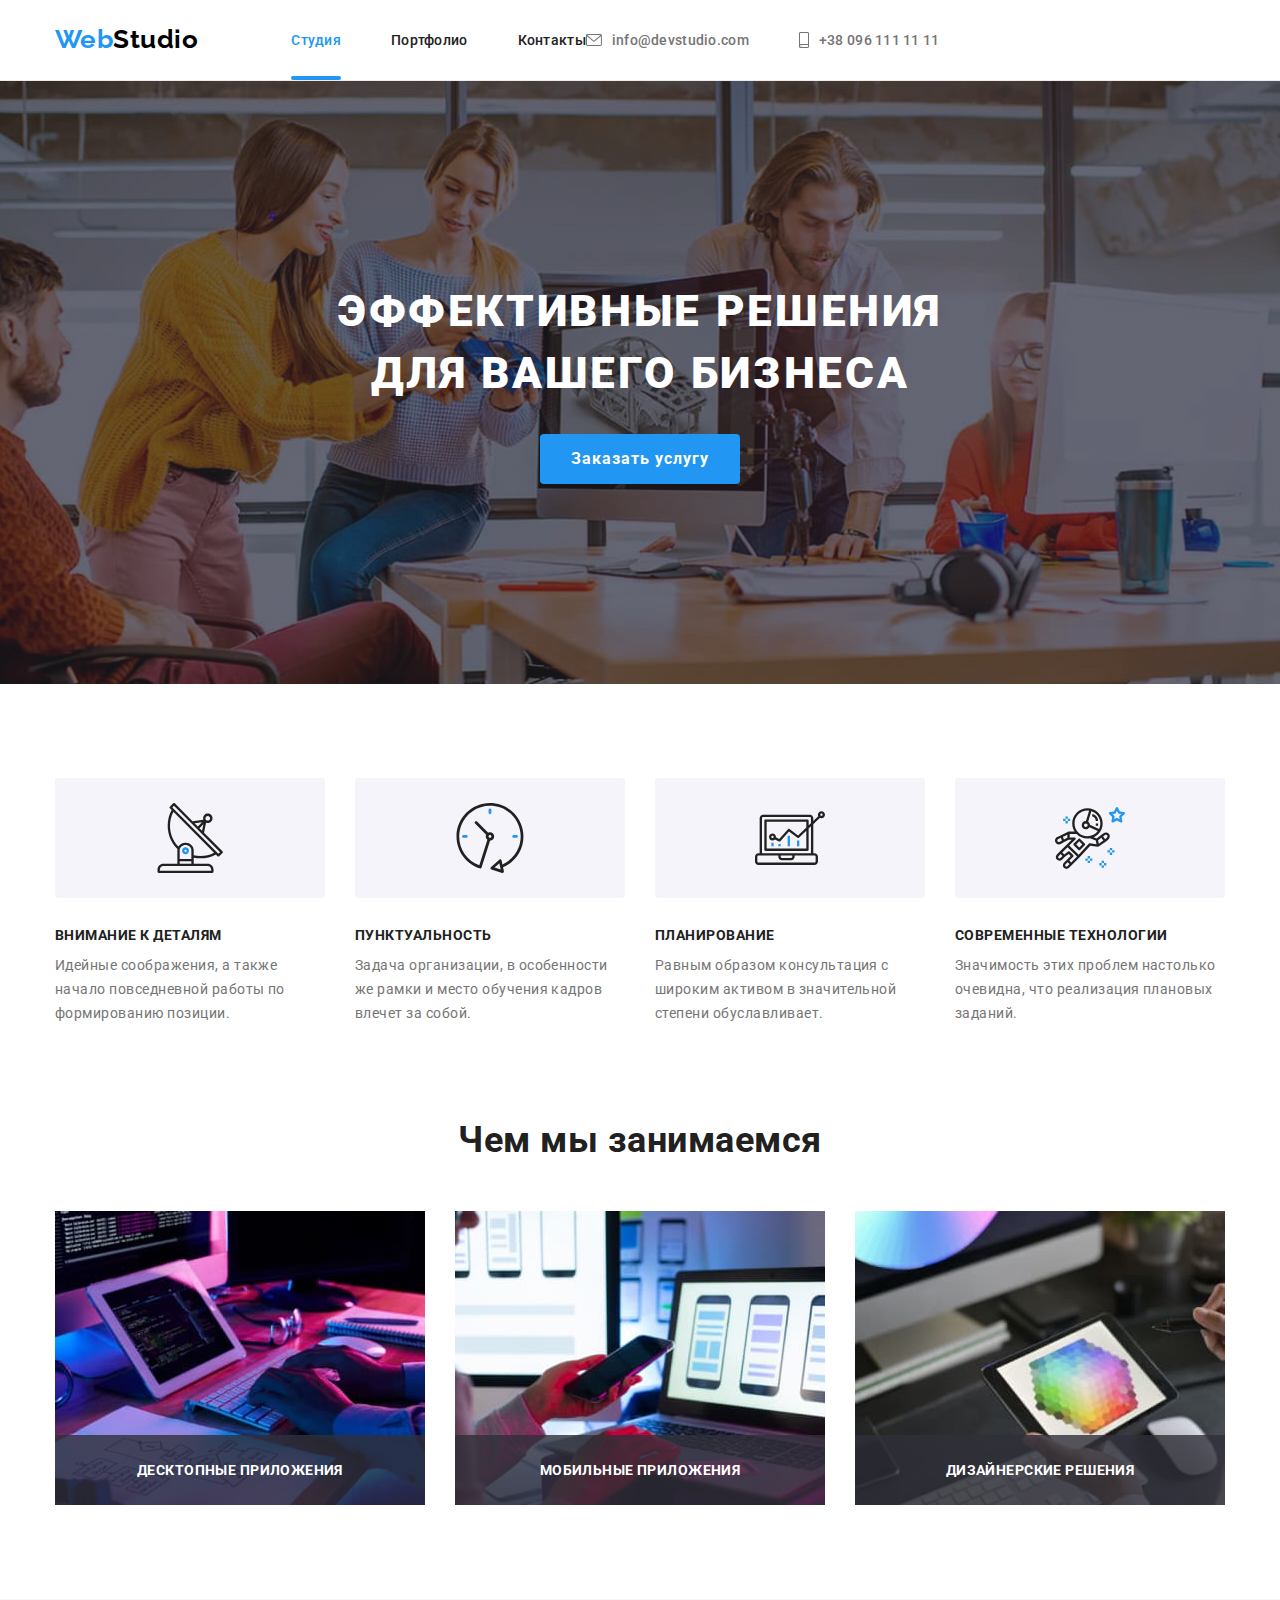
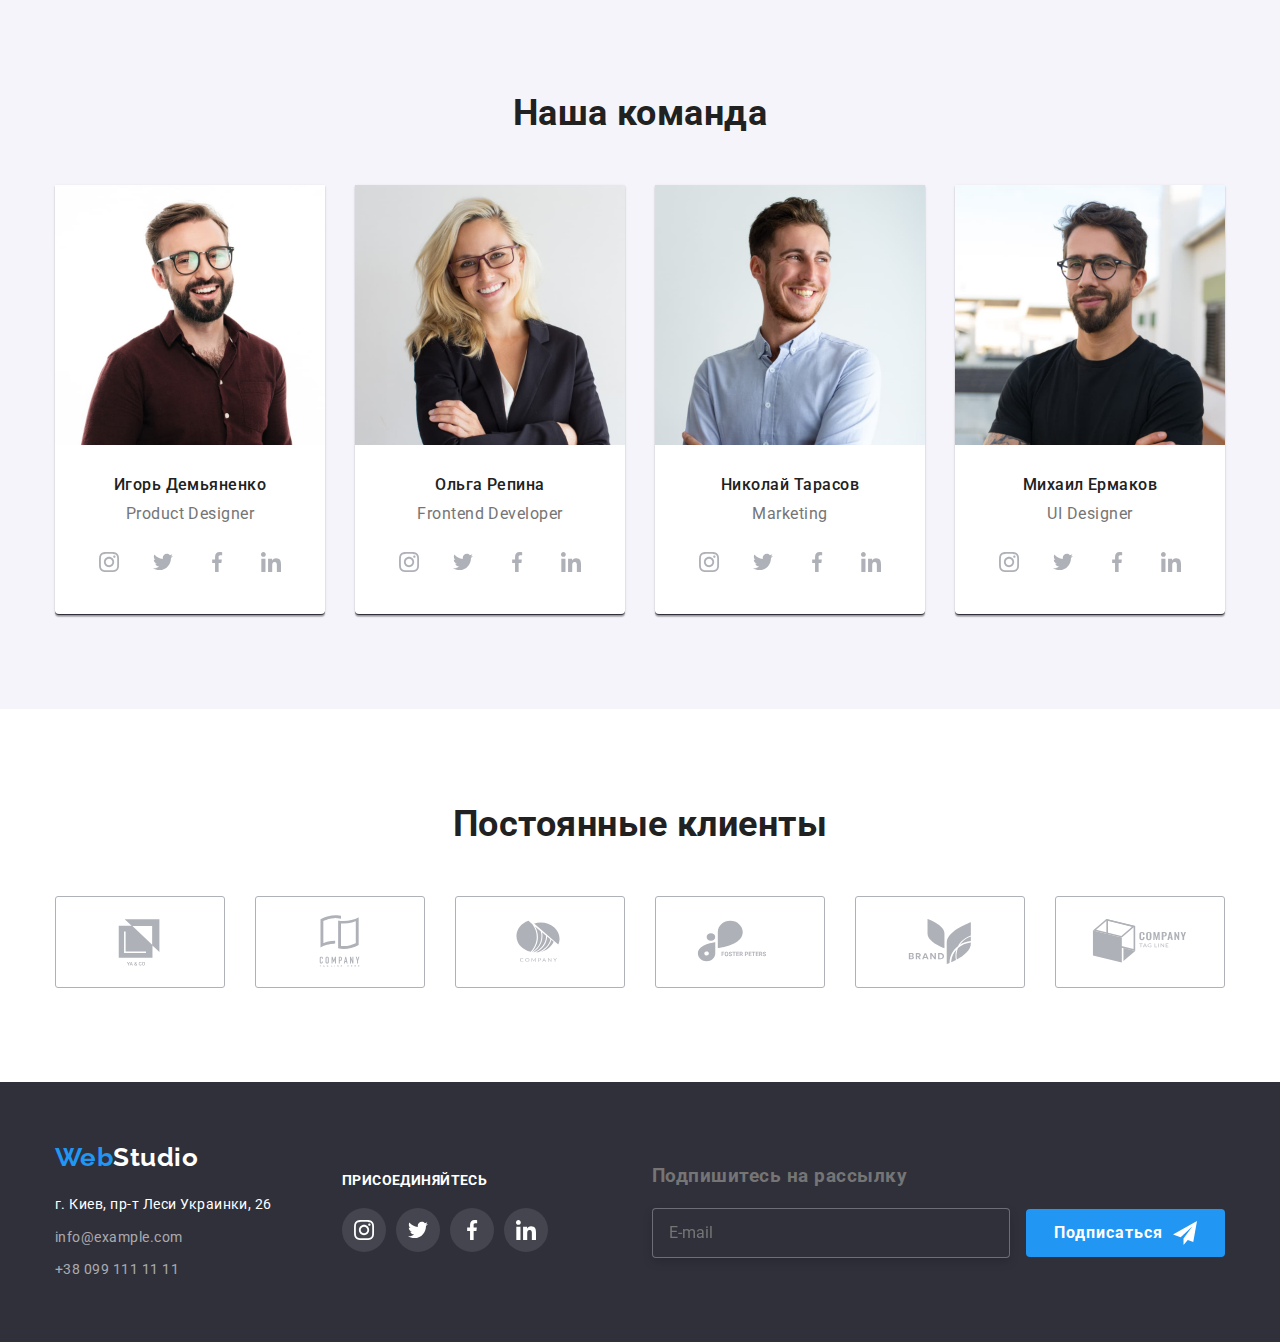
<file: index.html>
<!DOCTYPE html>
<html lang="en">
    <head>
        <meta charset="UTF-8">
        <meta http-equiv="X-UA-Compatible" content="IE=edge">
        <meta name="viewport" content="width=device-width, initial-scale=1.0">
        <title>first dz</title>
        <link rel="preconnect" href="https://fonts.googleapis.com">
        <link rel="preconnect" href="https://fonts.gstatic.com" crossorigin>
        <link href="https://fonts.googleapis.com/css2?family=Raleway:wght@700&family=Roboto:wght@400;500;700;900&display=swap" rel="stylesheet">
        <link rel="stylesheet" href="https://cdnjs.cloudflare.com/ajax/libs/modern-normalize/1.1.0/modern-normalize.min.css">
        <link rel="stylesheet" href="./css/main.min.css"/>
    </head>
<body>
    <!-- Header -->
    <header class="page-header">
        <div class="conteiner">
        <nav class="page-header__nav">
            <a class="logo" href="./index.html">Web<span class="logo__text logo__text--heder">Studio</span></a>
            <ul class="page-header__list">
                <li class="page-header__item"><a class="page-header__link current" href="./index.html">Студия</a></li>
                <li class="page-header__item"><a class="page-header__link" href="./portfolio.html">Портфолио</a></li>
                <li class="page-header__item"><a class="page-header__link" href="#contacts">Контакты</a></li>
            </ul>
        
            <ul class="contacts-list">
                <li class="contacts-list__item">
                    <a class="contacts-list__link" href="mailto:info@devstudio.com">
                        <svg class="contacts-list__icon" width="16px" height="12px" >
                            <use href="./images/symbol-defs.svg#icon-envelope"></use>
                        </svg>info@devstudio.com
                    </a>
                </li>
                <li class="contacts-list__item">
                    <a class="contacts-list__link" href="tel:+380961111111">
                        <svg class="contacts-list__icon" width="10px" height="16px">
                            <use href="./images/symbol-defs.svg#icon-smartphone"></use>
                        </svg> +38 096 111 11 11</a></li>
            </ul>
        </nav>
        </div>
    </header>
    <!-- Main -->
    <main>
        <!-- Герой -->
         <section class="hero">
            <div class="conteiner">
            <h1 class="hero__title">Эффективные решения <br> для вашего бизнеса</h1>
            <button class="hero__button" type="button" data-modal-open>Заказать услугу</button>
            </div>
        </section>
        <!-- Особенности -->
        <section class="section peculiarities">
            <div class="conteiner">
            <h2 class="peculiarities__title del">Особенности</h2>
            <ul class="peculiarities__list">
                <li class="peculiarities__item">
                    <div class="peculiarities__wrapper">
                        <svg class="svg" widht="70px" height="70px">
                            <use href="./images/symbol-defs.svg#icon-antena" class="icon antena"> </use>
                        </svg>
                    </div>
                    <h3 class="peculiarities__item-title">Внимание к деталям</h3>
                    <p class="peculiarities__item-text">Идейные соображения, а также начало повседневной работы по формированию позиции.</p>
                </li>
                <li class="peculiarities__item">
                    <div class="peculiarities__wrapper">
                        <svg class="svg" widht="70px" height="70px">
                            <use href="./images/symbol-defs.svg#icon-clock" class="icon clock"></use>
                        </svg>
                    </div>
                    <h3 class="peculiarities__item-title">Пунктуальность</h3>
                    <p class="peculiarities__item-text">Задача организации, в особенности же рамки и место обучения кадров влечет за собой.</p>
                </li>
                 <li class="peculiarities__item">
                    <div class="peculiarities__wrapper">
                        <svg class="svg" widht="70px" height="70px">
                            <use href="./images/symbol-defs.svg#icon-computer" class="icon computer"></use>
                        </svg>
                    </div>
                     <h3 class="peculiarities__item-title">Планирование</h3>
                    <p class="peculiarities__item-text">Равным образом консультация с широким активом в значительной степени обуславливает.</p>
                </li>
                <li class="peculiarities__item">
                    <div class="peculiarities__wrapper">
                        <svg class="svg" widht="70px" height="70px">
                            <use href="./images/symbol-defs.svg#icon-astronaut" class="icon astronaut"></use>
                        </svg>
                    </div>
                    <h3 class="peculiarities__item-title">Современные технологии</h3>
                    <p class="peculiarities__item-text">Значимость этих проблем настолько очевидна, что реализация плановых заданий.</p>
                </li>
            </ul>
            </div>
        </section>
        <!-- Чем мы занимаемся -->
        <section class="section doing">
            <div class="conteiner">
            <h2 class="doing__title">Чем мы занимаемся</h2>
            <ul class="doing-list">
                <li class="doing-list__item">
                    <img src="./images/left.jpg" width="370" height="294" alt="wright code">
                    <div class="doing-list__wrapper">
                        <h4>Десктопные Приложения</h4>
                    </div>
                </li>
                <li class="doing-list__item">
                    <img src="./images/center.jpg" width="370" height="294" alt="adaptacion">
                    <div class="doing-list__wrapper">
                        <h4>Мобильные Приложения</h4>
                    </div>
                </li>
                <li class="doing-list__item">
                    <img src="./images/right.jpg" width="370" height="294" alt="color">
                    <div class="doing-list__wrapper">
                        <h4>Дизайнерские решения</h4>
                    </div>
                </li>
            </ul>
            </div>
        </section>
        <!-- our team -->
        <section class="section our-team">
            <div class="conteiner">
            <h2 class="our-team__title">Наша команда</h2>
            <ul class="team-cards">
                <li class="team-cards__item">
                    <img src="./images/igor.jpg" width="270" alt="igor demyanenko">
                    <div class="team-cards__wrapper">
                        <h3 class="team-cards__title">Игорь Демьяненко</h3>
                        <p class="team-cards__text">Product Designer</p>
                    </div>
                    <ul class="team-links">
                        <li class="team-links__item">
                            <a class="team-links__link" href="">
                                <svg class="team-links__icon" width="44px" height="44px">
                                    <use href="./images/symbol-defs.svg#icon-insta"></use>
                                </svg>
                            </a>
                        </li>
                        <li class="team-links__item">
                            <a class="team-links__link" href="">
                                <svg class="team-links__icon" width="44px" height="44px">
                                    <use href="./images/symbol-defs.svg#icon-twitter"></use>
                                </svg>
                            </a>
                        </li>
                        <li class="team-links__item">
                            <a class="team-links__link" href="">
                                <svg class="team-links__icon" width="44px" height="44px">
                                    <use href="./images/symbol-defs.svg#icon-facebook"></use>
                                </svg>
                            </a>
                        </li>
                        <li class="team-links__item">
                            <a class="team-links__link" href="">
                                <svg class="team-links__icon" width="44px" height="44px">
                                    <use href="./images/symbol-defs.svg#icon-linkedin"></use>
                                </svg>
                            </a>
                        </li>
                    </ul>
                </li>
                <li class="team-cards__item">
                    <img src="./images/olga.jpg" width="270" alt="olga repina">
                    <div class="team-cards__wrapper">
                        <h3 class="team-cards__title">Ольга Репина</h3>
                        <p class="team-cards__text">Frontend Developer</p>
                    </div>
                    <ul class="team-links">
                        <li class="team-links__item">
                            <a class="team-links__link" href="">
                                <svg class="team-links__icon" width="44px" height="44px">
                                    <use href="./images/symbol-defs.svg#icon-insta"></use>
                                </svg>
                            </a>
                        </li>
                        <li class="team-links__item">
                            <a class="team-links__link" href="">
                                <svg class="team-links__icon" width="44px" height="44px">
                                    <use href="./images/symbol-defs.svg#icon-twitter"></use>
                                </svg>
                            </a>
                        </li>
                        <li class="team-links__item">
                            <a class="team-links__link" href="">
                                <svg class="team-links__icon" width="44px" height="44px">
                                    <use href="./images/symbol-defs.svg#icon-facebook"></use>
                                </svg>
                            </a>
                        </li>
                        <li class="team-links__item">
                            <a class="team-links__link" href="">
                                <svg class="team-links__icon" width="44px" height="44px">
                                    <use href="./images/symbol-defs.svg#icon-linkedin"></use>
                                </svg>
                            </a>
                        </li>
                    </ul>
                </li>
                <li class="team-cards__item">
                    <img src="./images/nikolay.jpg" width="270" alt="nikolay tarasov">
                    <div class="team-cards__wrapper">
                        <h3 class="team-cards__title">Николай Тарасов</h3>
                        <p class="team-cards__text">Marketing</p>
                    </div>
                    <ul class="team-links">
                        <li class="team-links__item">
                            <a class="team-links__link" href="">
                                <svg class="team-links__icon" width="44px" height="44px">
                                    <use href="./images/symbol-defs.svg#icon-insta"></use>
                                </svg>
                            </a>
                        </li>
                        <li class="team-links__item">
                            <a class="team-links__link" href="">
                                <svg class="team-links__icon" width="44px" height="44px">
                                    <use href="./images/symbol-defs.svg#icon-twitter"></use>
                                </svg>
                            </a>
                        </li>
                        <li class="team-links__item">
                            <a class="team-links__link" href="">
                                <svg class="team-links__icon" width="44px" height="44px">
                                    <use href="./images/symbol-defs.svg#icon-facebook"></use>
                                </svg>
                            </a>
                        </li>
                        <li class="team-links__item">
                            <a class="team-links__link" href="">
                                <svg class="team-links__icon" width="44px" height="44px">
                                    <use href="./images/symbol-defs.svg#icon-linkedin"></use>
                                </svg>
                            </a>
                        </li>
                    </ul>
                </li>
                <li class="team-cards__item">
                    <img src="./images/mihail.jpg" width="270" alt="mikhail ermakov">
                    <div class="team-cards__wrapper">
                        <h3 class="team-cards__title">Михаил Ермаков</h3>
                        <p class="team-cards__text">UI Designer</p>
                    </div>
                    <ul class="team-links">
                        <li class="team-links__item">
                            <a class="team-links__link" href="">
                                <svg class="team-links__icon" width="44px" height="44px">
                                    <use href="./images/symbol-defs.svg#icon-insta"></use>
                                </svg>
                            </a>
                        </li>
                        <li class="team-links__item">
                            <a class="team-links__link" href="">
                                <svg class="team-links__icon" width="44px" height="44px">
                                    <use href="./images/symbol-defs.svg#icon-twitter"></use>
                                </svg>
                            </a>
                        </li>
                        <li class="team-links__item">
                            <a class="team-links__link" href="">
                                <svg class="team-links__icon" width="44px" height="44px">
                                    <use href="./images/symbol-defs.svg#icon-facebook"></use>
                                </svg>
                            </a>
                        </li>
                        <li class="team-links__item">
                            <a class="team-links__link" href="">
                                <svg class="team-links__icon" width="44px" height="44px">
                                    <use href="./images/symbol-defs.svg#icon-linkedin"></use>
                                </svg>
                            </a>
                        </li>
                    </ul>
                </li>
            </ul>
            </div>
        </section>
        <!-- our clients -->
        <section class="clients">
            <div class="conteiner">
                <h2 class="clients__title">Постоянные клиенты</h2>
                <ul class="clients-list">
                    <li class="clients-list__item">
                        <a class="clients-list__link" href="">
                            <svg class="clients-list__icon" width="106px" hight="60px">
                                <use href="./images/symbol-defs.svg#icon-Logo"></use>
                            </svg>
                        </a>
                    </li>
                    <li class="clients-list__item">
                        <a class="clients-list__link" href="">
                            <svg class="clients-list__icon" width="106px" hight="60px">
                                <use href="./images/symbol-defs.svg#icon-Logo-1"></use>
                            </svg>
                        </a>
                    </li>
                    <li class="clients-list__item">
                        <a class="clients-list__link" href="">
                            <svg class="clients-list__icon" width="106px" hight="60px">
                                <use href="./images/symbol-defs.svg#icon-Logo-2"></use>
                            </svg>
                        </a>
                    </li>
                    <li class="clients-list__item">
                        <a class="clients-list__link" href="">
                            <svg class="clients-list__icon" width="106px" hight="60px">
                                <use href="./images/symbol-defs.svg#icon-Logo-3"></use>
                            </svg>
                        </a>
                    </li>
                    <li class="clients-list__item">
                        <a class="clients-list__link" href="">
                            <svg class="clients-list__icon" width="106px" hight="60px">
                                <use href="./images/symbol-defs.svg#icon-Logo-4"></use>
                            </svg>
                        </a>
                    </li>
                    <li class="clients-list__item">
                        <a class="clients-list__link" href="">
                            <svg class="clients-list__icon" width="106px" hight="60px">
                                <use href="./images/symbol-defs.svg#icon-Logo-5"></use>
                            </svg>
                        </a>
                    </li>
                </ul>
            </div>
        </section>
    </main>
    <!-- Footer -->
    <footer class="footer">
        <div class="conteiner">
            <div class="footer__wrapper">
                <address class="address">
                    <a class="logo" href="./index.html">Web<span class="logo__text logo__text--footer">Studio</span></a>
                    <ul class="address-list">
                        <li class="address-list__item"><a class="address-list__link" href=""><span class="address-text">г. Киев, пр-т Леси Украинки, 26</span></a></li>
                        <li class="address-list__item"><a class="address-list__link" href="mailto:info@example.com">info@example.com</a></li>
                        <li class="address-list__item"><a class="address-list__link" href="tel:+380991111111">+38 099 111 11 11</a></li>
                    </ul>
                </address>
                <div class="follow__wrapper">
                    <h3 class="footer__title">Присоединяйтесь</h3>
                    <ul class="follow-list">
                        <li class="follow-list__item">
                            <a class="follow-list__link" href="">
                                <svg class="svg" width="44px" height="44px">
                                    <use href="./images/symbol-defs.svg#icon-insta" class="icon-insta"></use>
                                </svg>
                            </a>
                        </li>
                        <li class="follow-list__item">
                            <a class="follow-list__link" href="">
                                <svg class="svg" width="44px" height="44px">
                                    <use href="./images/symbol-defs.svg#icon-twitter" class="icon-twitter"></use>
                                </svg>
                            </a>
                        </li>
                        <li class="follow-list__item">
                            <a class="follow-list__link" href="">
                                <svg class="svg" width="44px" height="44px">
                                    <use href="./images/symbol-defs.svg#icon-facebook" class="icon-facebook"></use>
                                </svg>
                            </a>
                        </li>
                        <li class="follow-list__item">
                            <a class="follow-list__link" href="">
                                <svg class="svg" width="44px" height="44px">
                                    <use href="./images/symbol-defs.svg#icon-linkedin" class="icon-linkedin"></use>
                                </svg>
                            </a>
                        </li>
                    </ul>
                </div>
                <div class="follow-box">
                    <form class="follow-form">
                        <h3 class="footer__title footer__title--form">Подпишитесь на рассылку</h3>
                        <label class="follow-form__label">
                            <input class="follow-form__input" type="email" name="follow-email" placeholder="E-mail">
                            <button class="follow-btn" type="submit">Подписаться
                                <svg class="follow-button__icon" width="24" height="24">
                                    <use href="./images/symbol-defs.svg#icon-plan"></use>
                                </svg>
                            </button>
                        </label>

                    </form>

                </div>
            </div>
        </div>
    </footer>
    <div class="backdrop is-hidden" data-modal>
        <div class="modal">
            <button class="modal-btn" data-modal-close>
                <svg class="modal-btn__icon" widht="11 px" height="11 px">
                    <use href="./images/symbol-defs.svg#icon-close"></use>
                </svg>
            </button>
            
                <div class="modal-wrapper">
                    <h4 class="modal-title">Оставьте свои даные, мы Вам перезвоним</h4>  
                <form class="modal-form">
                    <label class="modal-form__field">
                        <span class="modal-form__label">Имя</span>
                        <input class="modal-form__input" name="username" type="text">
                        <svg class="form-svg" widht="18px" height="18px">
                            <use href="./images/symbol-defs.svg#icon-person-black-18dp-1-1"></use>
                        </svg>
                        
                    </label>
                    <label class="modal-form__field">
                        <span class="modal-form__label">Телефон</span>
                        <input class="modal-form__input" name="tel" type="tel">
                        <svg class="form-svg" widht="18px" height="18px">
                            <use href="./images/symbol-defs.svg#icon-phone-black-18dp-1-1"></use>
                        </svg>
                        
                    </label>
                    <label class="modal-form__field">
                        <span class="modal-form__label">Почта</span>
                        <input class="modal-form__input" name="email" type="email">
                        <svg class="form-svg" widht="18px" height="18px">
                            <use href="./images/symbol-defs.svg#icon-email-black-18dp-1-1"></use>
                        </svg>
                        
                    </label>
                    <label class="modal-form__field">
                        <span class="modal-form__label">Комментарий</span>
                        <textarea class="modal-form__input modal-form__input--comment" name="comment" placeholder="Введите комментарий"></textarea>
                    </label>
                    <label class="modal-form__checkbox">
                        <input class="checkbox__input" name="agreement" type="checkbox" required>
                        <span class="checkbox__text">
                            <svg class="checkbox__icon" width="15px" height="15px">
                                <use href="./images/symbol-defs.svg#icon-checkmark"></use>
                            </svg>
                        </span>
                        Соглашаюсь с рассылкой и принимаю
                        <a href=""><span class="checkbox__link">Условия договора</span></a>
                    </label>
                    <button class="modal-sub-button" type="submit">Отправить</button>
                </form>
                </div>
            

            
        </div>
    </div>
    <script src="./js/modal.js"></script>
</body>
</html>
</file>
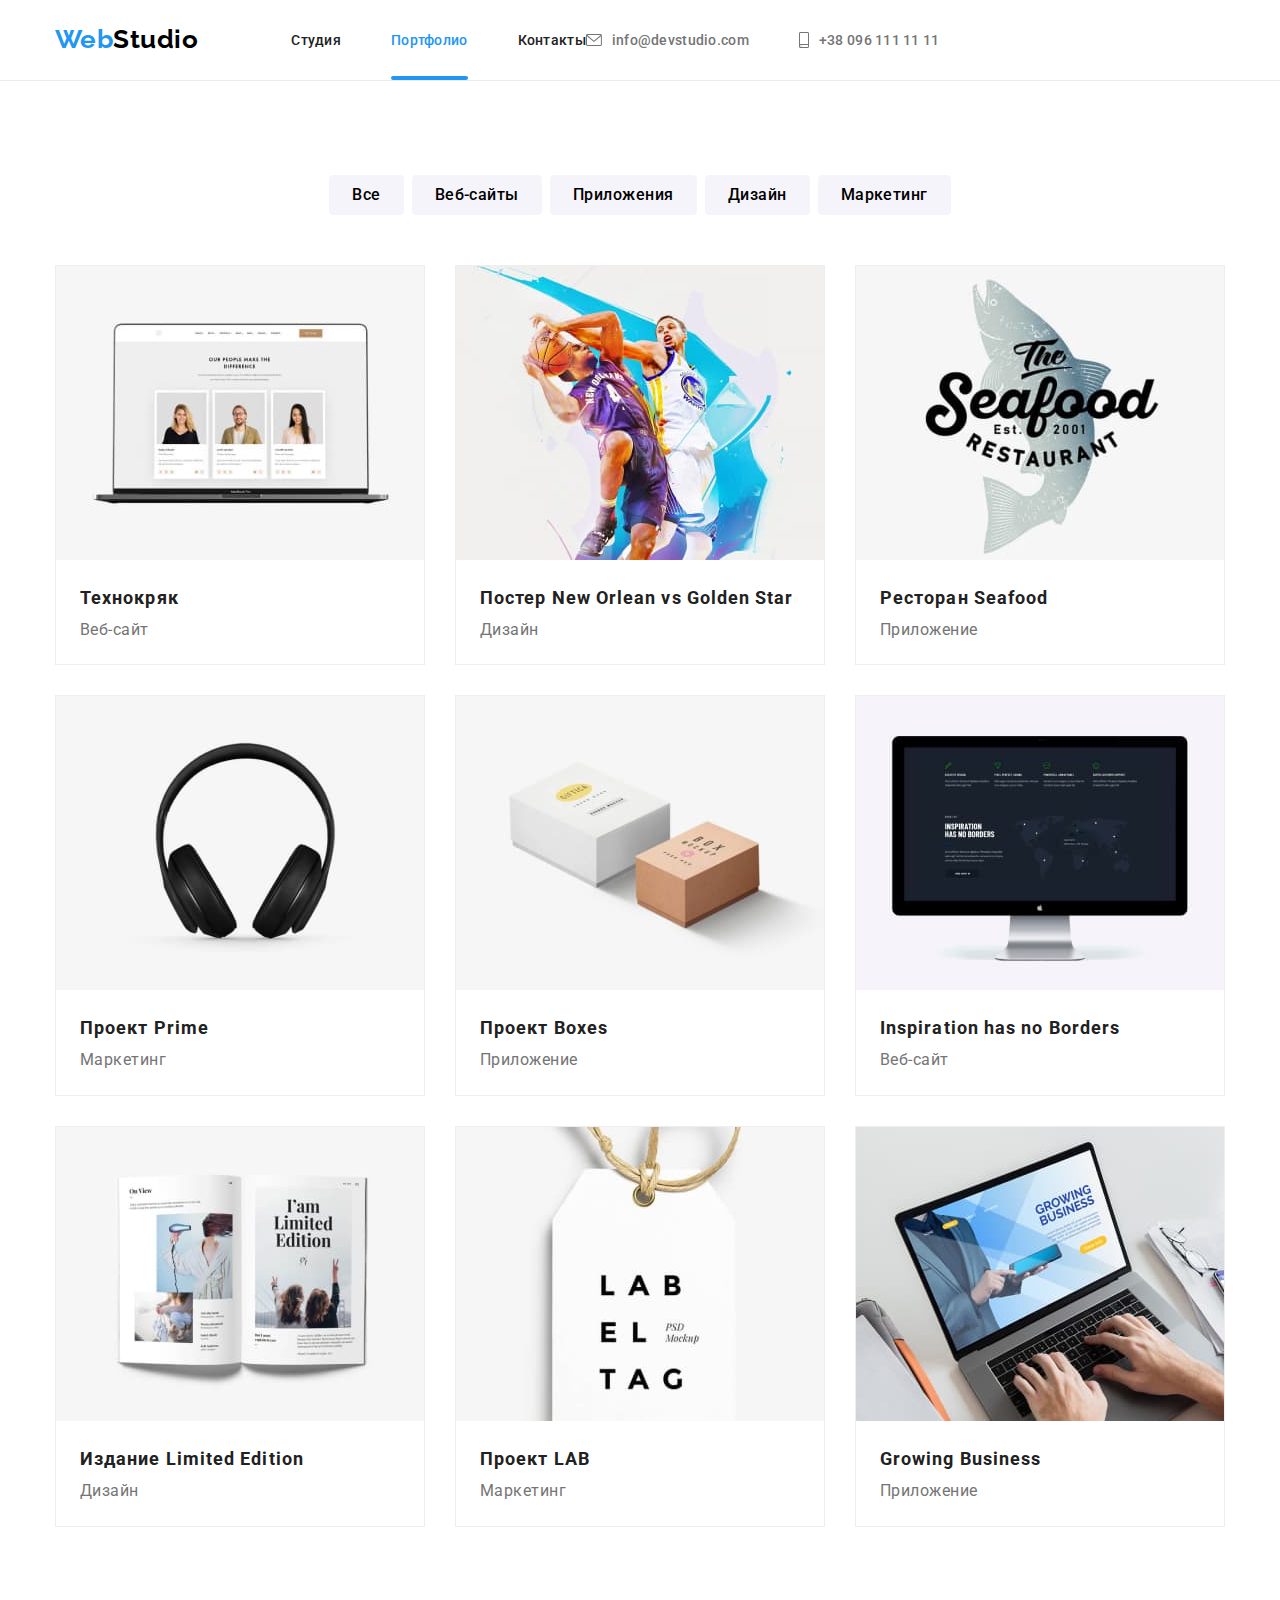
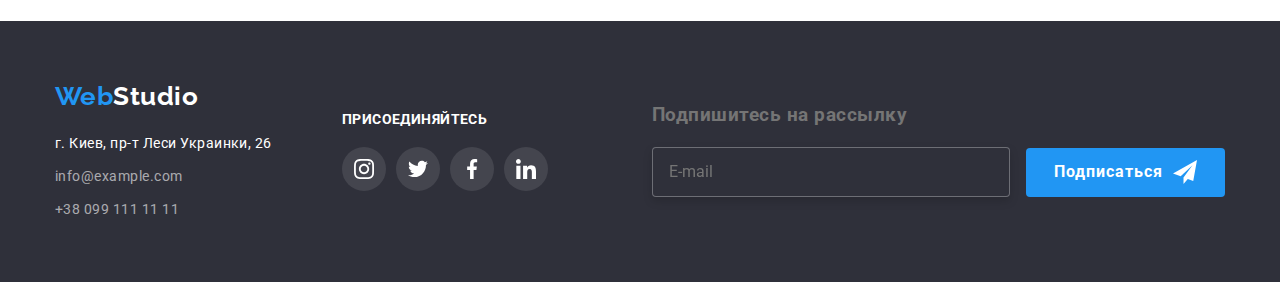
<file: portfolio.html>
<!DOCTYPE html>
<html lang="en">
    <head>
        <meta charset="UTF-8">
        <meta http-equiv="X-UA-Compatible" content="IE=edge">
        <meta name="viewport" content="width=device-width, initial-scale=1.0">
        <title>Portfolio</title>
        <link rel="preconnect" href="https://fonts.googleapis.com">
        <link rel="preconnect" href="https://fonts.gstatic.com" crossorigin>
        <link href="https://fonts.googleapis.com/css2?family=Raleway:wght@700&family=Roboto:wght@400;500;700;900&display=swap" rel="stylesheet">
        <link rel="stylesheet" href="https://cdnjs.cloudflare.com/ajax/libs/modern-normalize/1.1.0/modern-normalize.min.css">
        <link rel="stylesheet" href="./css/main.min.css">
    </head>
<body>
    <header class="page-header">
        <div class="conteiner">
        <nav class="page-header__nav">
            <a class="logo" href="./index.html">Web<span class="logo__text logo__text--heder">Studio</span></a>
            <ul class="page-header__list">
                <li class="page-header__item"><a class="page-header__link" href="./index.html">Студия</a></li>
                <li class="page-header__item"><a class="page-header__link current" href="./portfolio.html">Портфолио</a></li>
                <li class="page-header__item"><a class="page-header__link" href="#contacts">Контакты</a></li>
            </ul>
        
            <ul class="contacts-list">
                <li class="contacts-list__item">
                    <a class="contacts-list__link" href="mailto:info@devstudio.com">
                        <svg class="contacts-list__icon" width="16px" height="12px" >
                            <use href="./images/symbol-defs.svg#icon-envelope"></use>
                        </svg>info@devstudio.com
                    </a>
                </li>
                <li class="contacts-list__item">
                    <a class="contacts-list__link" href="tel:+380961111111">
                        <svg class="contacts-list__icon" width="10px" height="16px">
                            <use href="./images/symbol-defs.svg#icon-smartphone"></use>
                        </svg> +38 096 111 11 11</a></li>
            </ul>
        </nav>
        </div>
    </header>
    <!-- Main -->
    <main>
        <!-- Buttons -->
        <section  class="section services">
            <div class="conteiner">
            <h1 class="services-title del">Портфолио</h1>
            <ul class="filter-list">
                <li class="filter-list__item"><button class="filter-list__button" type="button">Все</button></li>
                <li class="filter-list__item"><button class="filter-list__button" type="button">Веб-сайты</button></li>
                <li class="filter-list__item"><button class="filter-list__button" type="button">Приложения</button></li>
                <li class="filter-list__item"><button class="filter-list__button" type="button">Дизайн</button></li>
                <li class="filter-list__item"><button class="filter-list__button" type="button">Маркетинг</button></li> 
            </ul>
        <!-- Menu -->
            <ul class="product-list">
                <li class="product-card">
                    <a class="product-card__link" href="">
                        <div class="thumb">
                            <img src="./images/imagesportfolio/technokryak.jpg" width="370" height="294" alt="computer">
                            <div class="thumb__overflow">
                                <p class="thumb__text">Ресурс предлагает комплексные предложения с разным уровнем функционала и сервисов. Все это позволит посетителю получить исчерпывающие сведения о компании или частном лице.</p>
                            </div>
                        </div>
                        <div class="product-card__meta">
                            <h2 class="product-card__name">Технокряк</h2>
                            <p class="product-card__text">Веб-сайт</p>
                        </div>
                    </a>
                </li>
                <li class="product-card">
                    <a class="product-card__link" href="">
                        <div class="thumb">
                            <img src="./images/imagesportfolio/poster.jpg" width="370" height="294" alt="basketballer">
                            <div class="thumb__overflow">
                                <p class="thumb__text">Ресурс предлагает комплексные предложения с разным уровнем функционала и сервисов. Все это позволит посетителю получить исчерпывающие сведения о компании или частном лице.</p>
                            </div>
                        </div>
                        <div class="product-card__meta">
                            <h2 class="product-card__name">Постер New Orlean vs Golden Star</h2>
                            <p class="product-card__text">Дизайн</p>
                        </div>
                    </a>
                </li>
                <li class="product-card">
                    <a class="product-card__link" href="">
                        <div class="thumb">
                            <img src="./images/imagesportfolio/restoran.jpg" width="370" height="294" alt="logorestoran">
                            <div class="thumb__overflow">
                                <p class="thumb__text">Ресурс предлагает комплексные предложения с разным уровнем функционала и сервисов. Все это позволит посетителю получить исчерпывающие сведения о компании или частном лице.</p>
                            </div>
                        </div>
                        <div class="product-card__meta">
                            <h2 class="product-card__name">Ресторан Seafood</h2>
                            <p class="product-card__text">Приложение</p>
                        </div>
                    </a>
                </li>
                <li class="product-card">
                    <a class="product-card__link" href="">
                        <div class="thumb">
                            <img src="./images/imagesportfolio/project.jpg" width="370" height="294" alt="headsets">  
                            <div class="thumb__overflow">
                                <p class="thumb__text">Ресурс предлагает комплексные предложения с разным уровнем функционала и сервисов. Все это позволит посетителю получить исчерпывающие сведения о компании или частном лице.</p>
                            </div>                        
                        </div>
                        <div class="product-card__meta">
                            <h2 class="product-card__name">Проект Prime</h2>
                            <p class="product-card__text">Маркетинг</p>
                        </div>
                    </a>
                </li>
                <li class="product-card">
                    <a class="product-card__link" href="">
                        <div class="thumb">
                            <img src="./images/imagesportfolio/boxes.jpg" width="370" height="294" alt="boxes">
                            <div class="thumb__overflow">
                                <p class="thumb__text">Ресурс предлагает комплексные предложения с разным уровнем функционала и сервисов. Все это позволит посетителю получить исчерпывающие сведения о компании или частном лице.</p>
                            </div>
                        </div>
                        <div class="product-card__meta">
                            <h2 class="product-card__name">Проект Boxes</h2>
                            <p class="product-card__text">Приложение</p>
                        </div>
                    </a>
                </li>
                <li class="product-card">
                    <a class="product-card__link" href="">
                        <div class="thumb">
                            <img src="./images/imagesportfolio/inspiration.jpg" width="370" height="294" alt="imac">
                            <div class="thumb__overflow">
                                <p class="thumb__text">Ресурс предлагает комплексные предложения с разным уровнем функционала и сервисов. Все это позволит посетителю получить исчерпывающие сведения о компании или частном лице.</p>
                            </div>
                        </div>
                        <div class="product-card__meta">
                            <h2 class="product-card__name">Inspiration has no Borders</h2>
                            <p class="product-card__text">Веб-сайт</p>
                        </div>
                    </a>
                </li>
                <li class="product-card">
                    <a class="product-card__link" href="">
                        <div class="thumb">
                            <img src="./images/imagesportfolio/izdanie.jpg" width="370" height="294" alt="book">
                            <div class="thumb__overflow">
                                <p class="thumb__text">Ресурс предлагает комплексные предложения с разным уровнем функционала и сервисов. Все это позволит посетителю получить исчерпывающие сведения о компании или частном лице.</p>
                            </div>
                        </div>
                        <div class="product-card__meta">
                            <h2 class="product-card__name">Издание Limited Edition</h2>
                            <p class="product-card__text">Дизайн</p>
                        </div>
                    </a>
                </li>
                <li class="product-card">
                    <a class="product-card__link" href="">
                        <div class="thumb">
                            <img src="./images/imagesportfolio/lab.jpg" width="370" height="294" alt="tiket">
                            <div class="thumb__overflow">
                                <p class="thumb__text">Ресурс предлагает комплексные предложения с разным уровнем функционала и сервисов. Все это позволит посетителю получить исчерпывающие сведения о компании или частном лице.</p>
                            </div>
                        </div>
                        <div class="product-card__meta">
                            <h2 class="product-card__name">Проект LAB</h2>
                            <p class="product-card__text">Маркетинг</p>
                        </div>
                    </a>
                </li>
                <li class="product-card">
                    <a class="product-card__link" href="">
                        <div class="thumb">
                            <img src="./images/imagesportfolio/imglast.jpg" width="370" height="294" alt="computer">
                            <div class="thumb__overflow">
                                <p class="thumb__text">Ресурс предлагает комплексные предложения с разным уровнем функционала и сервисов. Все это позволит посетителю получить исчерпывающие сведения о компании или частном лице.</p>
                            </div>
                        </div>
                        <div class="product-card__meta">
                            <h2 class="product-card__name">Growing Business</h2>
                            <p class="product-card__text">Приложение</p>
                        </div>
                    </a>
                </li>
            </ul>
            </div>
        </section>

    </main>
        <!-- Footer -->
        <footer class="footer">
            <div class="conteiner">
                <div class="footer__wrapper">
                    <address class="address">
                        <a class="logo" href="./index.html">Web<span class="logo__text logo__text--footer">Studio</span></a>
                        <ul class="address-list">
                            <li class="address-list__item"><a class="address-list__link" href=""><span class="address-text">г. Киев, пр-т Леси Украинки, 26</span></a></li>
                            <li class="address-list__item"><a class="address-list__link" href="mailto:info@example.com">info@example.com</a></li>
                            <li class="address-list__item"><a class="address-list__link" href="tel:+380991111111">+38 099 111 11 11</a></li>
                        </ul>
                    </address>
                    <div class="follow__wrapper">
                        <h3 class="footer__title">Присоединяйтесь</h3>
                        <ul class="follow-list">
                            <li class="follow-list__item">
                                <a class="follow-list__link" href="">
                                    <svg class="svg" width="44px" height="44px">
                                        <use href="./images/symbol-defs.svg#icon-insta" class="icon-insta"></use>
                                    </svg>
                                </a>
                            </li>
                            <li class="follow-list__item">
                                <a class="follow-list__link" href="">
                                    <svg class="svg" width="44px" height="44px">
                                        <use href="./images/symbol-defs.svg#icon-twitter" class="icon-twitter"></use>
                                    </svg>
                                </a>
                            </li>
                            <li class="follow-list__item">
                                <a class="follow-list__link" href="">
                                    <svg class="svg" width="44px" height="44px">
                                        <use href="./images/symbol-defs.svg#icon-facebook" class="icon-facebook"></use>
                                    </svg>
                                </a>
                            </li>
                            <li class="follow-list__item">
                                <a class="follow-list__link" href="">
                                    <svg class="svg" width="44px" height="44px">
                                        <use href="./images/symbol-defs.svg#icon-linkedin" class="icon-linkedin"></use>
                                    </svg>
                                </a>
                            </li>
                        </ul>
                    </div>
                    <div class="follow-box">
                        <form class="follow-form">
                            <h3 class="footer__title footer__title--form">Подпишитесь на рассылку</h3>
                            <label class="follow-form__label">
                                <input class="follow-form__input" type="email" name="follow-email" placeholder="E-mail">
                                <button class="follow-btn" type="submit">Подписаться
                                    <svg class="follow-button__icon" width="24" height="24">
                                        <use href="./images/symbol-defs.svg#icon-plan"></use>
                                    </svg>
                                </button>
                            </label>
    
                        </form>
    
                    </div>
                </div>
            </div>
        </footer>

    
    </body>
</file>
<file: css/main.min.css>
body{font-family:'Roboto', sans-serif;color:#757575;font-weight:400;letter-spacing:0.03em}.conteiner{width:1200px;padding-left:15px;padding-right:15px;margin-left:auto;margin-right:auto;outline:2px solid transparent}.section{padding-top:94px}button{display:inline-block}h1,h2,h3,h4,h5,h6,p,a,ul{margin:0;padding:0}img{display:block}ul{list-style:none}a{text-decoration:none}.page-header{border-bottom:1px solid #ECECEC}.page-header .page-header__nav{display:flex;align-items:center;justify-self:start}.page-header__list{display:flex;margin-left:93px;font-weight:500;font-size:14px;letter-spacing:0.02em}.page-header__list .page-header__item:not(:first-child){margin-left:50px}.page-header__link{display:flex;flex-direction:column;padding-top:32px;padding-bottom:32px;color:#212121;text-decoration:none;transition-property:color;transition-duration:250ms;transition-timing-function:cubic-bezier(0.4, 0, 0.2, 1)}.page-header__link:hover,.page-header__link:focus{color:#2196F3}.current{position:relative;color:#2196F3;transition-property:color;transition-duration:250ms;transition-timing-function:cubic-bezier(0.4, 0, 0.2, 1)}.current::after{content:'';display:flex;position:absolute;left:0;bottom:0;width:100%;height:4px;background-color:#2196F3;border-radius:2px;border:2px solid}.logo{display:inline-block;color:#2196F3;font-family:'Raleway', sans-serif;font-style:normal;font-weight:700;font-size:26px;line-height:1.2;text-decoration:none}.logo__text--heder{color:#000000}.logo__text--footer{color:#ffffff}.contacts-list{display:flex;justify-content:center;align-items:center;margin-left:auto}.contacts-list .contacts-list__item:not(:first-child){margin-left:50px}.contacts-list__link{display:flex;justify-content:center;align-items:center;color:#757575;font-weight:500;font-size:14px;letter-spacing:0.02em;text-decoration:none;padding-top:32px;padding-bottom:32px;transition-property:color;transition-duration:250ms;transition-timing-function:cubic-bezier(0.4, 0, 0.2, 1)}.contacts-list__link:hover,.contacts-list__link:focus{color:#2196F3}.contacts-list__icon{margin-right:10px;fill:#757575;transition-property:fill;transition-duration:250ms;transition-timing-function:cubic-bezier(0.4, 0, 0.2, 1)}.contacts-list__link:hover .contacts-list__icon,.contacts-list__link:focus .contacts-list__icon{fill:#2196F3}.hero{max-width:1600px;padding-top:200px;padding-bottom:200px;min-height:600px;margin-left:auto;margin-right:auto;color:#ffffff;text-align:center;background-image:linear-gradient(to right, #2F303A66, #2F303A66),url("../images/herophoto.jpg ");background-size:cover;background-position:center}.hero .hero__title{font-size:44px;line-height:1.4;text-align:center;letter-spacing:0.06em;text-transform:uppercase;font-weight:900;margin-left:auto;margin-right:auto}.hero__button{width:200px;height:50px;margin-top:30px;background-color:#2196F3;color:#ffffff;font-family:inherit;font-weight:700;font-size:16px;line-height:1.8;text-align:center;letter-spacing:0.06em;cursor:pointer;border-color:#2196F3;border-radius:4px;border:1px solid transparent;transition-property:all;transition-duration:250ms;transition-timing-function:cubic-bezier(0.4, 0, 0.2, 1)}.hero__button:hover,.hero__button:focus{background-color:#188CE8}.del{display:none}.peculiarities{padding-top:94px}.peculiarities__list{display:flex;flex-direction:row}.peculiarities__list .peculiarities__item{width:calc((100% - 90px) / 4);margin-right:30px}.peculiarities__list .peculiarities__item:nth-child(4n){margin-right:0px}.peculiarities__item-title{color:#212121;text-transform:uppercase;font-weight:700;font-size:14px;line-height:1.14}.peculiarities__item-text{margin-top:10px;font-weight:400;font-size:14px;line-height:1.7}.peculiarities__wrapper{display:flex;justify-content:center;align-items:center;background-color:#F5F4FA;width:100%;height:120px;margin-bottom:30px;border-radius:3px}.doing{padding-bottom:94px}.doing .doing__title{color:#212121;font-weight:700;font-size:36px;line-height:1.16;text-align:center}.doing-list{display:flex;flex-direction:row;margin-top:50px;padding-bottom:0px}.doing-list .doing-list__item{position:relative;width:calc((100%-60px)/3);margin-right:30px}.doing-list .doing-list__item:nth-child(3){margin-right:0px}.doing-list__wrapper{position:absolute;bottom:0;display:flex;justify-content:center;align-items:center;width:100%;height:70px;background-color:rgba(47,48,58,0.8);color:#ffffff;font-weight:700;font-size:14px;line-height:1.4;letter-spacing:0.03em;text-transform:uppercase}.our-team{background-color:#F5F4FA;padding-bottom:94px}.our-team .our-team__title{color:#212121;font-weight:700;font-size:36px;line-height:1.16;text-align:center}.team-cards{display:flex;justify-content:center;align-items:center;text-align:center;margin-top:50px}.team-cards .team-cards__item{width:calc((100%-90px)/4);margin-right:30px;margin-bottom:0px;background-color:#ffffff;border-bottom:1px solid #2F303A;box-shadow:0px 1px 3px rgba(0,0,0,0.12),0px 1px 1px rgba(0,0,0,0.14),0px 2px 1px rgba(0,0,0,0.2);border-radius:0px 0px 4px 4px}.team-cards .team-cards__item:nth-child(4){margin-right:0px}.team-cards__wrapper{padding-top:30px;padding-bottom:16px}.team-cards__wrapper .team-cards__title{color:#212121;font-weight:500;font-size:16px;line-height:1.2}.team-cards__wrapper .team-cards__text{margin-top:10px;font-weight:400;font-size:16px;line-height:1.2}.team-links{display:flex;justify-content:center;align-items:center;padding-bottom:30px}.team-links .team-links__item:not(:first-child){margin-left:10px}.team-links__link{display:flex;width:44px;height:44px;border-radius:50%}.team-links__icon{border-radius:50%;fill:#AFB1B8;transition:background-color 250ms cubic-bezier(0.4, 0, 0.2, 1),fill 250ms cubic-bezier(0.4, 0, 0.2, 1)}.team-links__icon:hover,.team-links__icon:focus{background-color:#2196F3;fill:#ffffff}.team-links__link:hover .team-links__icon,.team-links__link:focus .team-links__icon{fill:#ffffff;background-color:#2196F3;fill:#ffffff}.clients{padding-top:94px;padding-bottom:94px}.clients .clients__title{color:#212121;text-align:center;font-weight:700;font-size:36px;line-height:1.2}.clients-list{display:flex;justify-content:center;align-items:center;margin-top:50px}.clients-list .clients-list__item{display:flex;justify-content:center;align-items:center;width:170px;height:92px}.clients-list .clients-list__item:not(:first-child){margin-left:30px}.clients-list__link{display:flex;justify-content:center;align-items:center;border:1px solid #AFB1B8;border-radius:3px;width:100%;height:100%;transition-property:border-color;transition-duration:250ms;transition-timing-function:cubic-bezier(0.4, 0, 0.2, 1)}.clients-list__link:hover,.clients-list__link:focus{border-color:#2196F3}.clients-list__icon{height:100%;fill:#AFB1B8;transition-property:fill;transition-duration:250ms;transition-timing-function:cubic-bezier(0.4, 0, 0.2, 1)}.clients-list__link:hover .clients-list__icon,.clients-list__link:focus .clients-list__icon{fill:#2196F3}.footer{padding-top:60px;padding-bottom:60px;background-color:#2F303A}.footer .footer__wrapper{display:flex;justify-content:center;align-items:center}.address-list{margin-top:20px;font-weight:400;font-size:14px;line-height:1.7;color:#757575}.address-list .address-list__item{margin-top:9px}.address-list__link{text-decoration:none;font-style:normal;color:rgba(255,255,255,0.6);transition-property:color;transition-duration:250ms;transition-timing-function:cubic-bezier(0.4, 0, 0.2, 1)}.address-list__link:hover,.address-list__link:focus{color:#2196F3}.address-text{color:#ffffff}.follow__wrapper{margin-left:70px}.follow__wrapper .footer__title{font-weight:700;font-size:14px;line-height:16px;letter-spacing:0.03em;text-transform:uppercase;color:#FFFFFF}.follow-list{display:flex;margin-right:auto;margin-top:20px}.follow-list .follow-list__item:not(:first-child){margin-left:10px}.follow-list__link{display:flex;background-color:rgba(255,255,255,0.1);fill:#ffffff;border-radius:50%;transition-property:fill;transition-duration:250ms;transition-timing-function:cubic-bezier(0.4, 0, 0.2, 1);transition-property:background-color;transition-duration:250ms;transition-timing-function:cubic-bezier(0.4, 0, 0.2, 1)}.follow-list__link:hover,.follow-list__link:focus{background-color:#2196F3}.follow-box{margin-left:auto}.follow-box .footer__title--form{margin-bottom:20px}.follow-form__input{width:358px;padding-top:15px;padding-bottom:15px;padding-left:16px;background-color:#2F303A;color:gray;border:1px solid rgba(255,255,255,0.3);filter:drop-shadow(0px 4px 4px rgba(0,0,0,0.15));border-radius:4px;transition-property:border;transition-duration:250ms;transition-timing-function:cubic-bezier(0.4, 0, 0.2, 1)}.follow-form__label:focus .follow-form__input,.follow-form__label:hover .follow-form__input{border:1px solid #2196F3}.follow-btn{position:relative;display:inline-flex;justify-content:center;align-items:center;padding:10px 28px;border-radius:4px;border:0;margin-left:12px;color:#ffffff;background-color:#2196F3;font-weight:700;font-size:16px;line-height:1.8;letter-spacing:0.06em;transition-property:#F5F4FA;transition-duration:250ms;transition-timing-function:cubic-bezier(0.4, 0, 0.2, 1)}.follow-btn:hover,.follow-btn:focus{background-color:#188CE8}.follow-btn .follow-button__icon{margin-left:10px}.backdrop{position:fixed;top:0;left:0;width:100%;height:100%;background-color:rgba(0,0,0,0.2);transform:scale(1);opacity:1;transition:opacity 250ms cubic-bezier(0.4, 0, 0.2, 1),visibility 250ms cubic-bezier(0.4, 0, 0.2, 1)}.backdrop.is-hidden{opacity:0;pointer-events:none;visibility:hidden}.backdrop.is-hidden .modal{transform:translate(-50%, -50%) scale(0)}.modal{position:fixed;top:50%;left:50%;transform:translate(-50%, -50%);width:533px;padding:40px;box-shadow:0px 1px 3px rgba(0,0,0,0.12),0px 1px 1px rgba(0,0,0,0.14),0px 2px 1px rgba(0,0,0,0.2);border-radius:4px;display:flex;background-color:#ffffff;opacity:1;transform:translate(-50%, -50%) scale(1);transition-property:transform;transition-duration:250ms;transition-timing-function:cubic-bezier(0.4, 0, 0.2, 1)}.modal-btn{position:absolute;top:8px;right:8px;width:30px;height:30px;padding:6px;border-radius:50%;background-color:#ffffff;border:1px solid rgba(0,0,0,0.1);cursor:pointer}.modal-btn__icon{width:11px;height:11px;transition:fill 250ms cubic-bezier(0.4, 0, 0.2, 1)}.modal-btn:hover .modal-btn__icon,.modal-btn:focus .modal-btn__icon{fill:#2196F3}.modal-wrapper{width:100%;text-align:center;padding-bottom:0}.modal-wrapper .modal-title{font-weight:700;font-size:20px;line-height:1.2;text-align:center;letter-spacing:0.03em;color:#212121}.modal-form{width:100%;padding-bottom:0;font-size:12px;line-height:14px;letter-spacing:0.01em}.modal-form__field{position:relative;display:flex;flex-direction:column;margin-top:10px}.modal-form__field .modal-form__label{display:flex;margin-bottom:4px}.modal-form__input{width:100%;padding-left:40px;padding-top:10px;padding-bottom:10px;height:40px;border:1px solid rgba(33,33,33,0.2);border-radius:4px;transition-property:border;transition-duration:250ms;transition-timing-function:cubic-bezier(0.4, 0, 0.2, 1)}.modal-form__field:focus .modal-form__input,.modal-form__field:hover .modal-form__input{border:1px solid #2196F3}.form-svg{position:absolute;top:50%;left:12px;width:18px;transition-property:fill;transition-duration:250ms;transition-timing-function:cubic-bezier(0.4, 0, 0.2, 1)}.modal-form__field .modal-form__input:focus ~ .form-svg,.modal-form__field .modal-form__input:hover ~ .form-svg{fill:#2196F3}.modal-form__input--comment{height:120px;padding:12px 16px;resize:none}.modal-form__checkbox{position:relative;display:flex;align-items:center;justify-content:center;margin-top:20px;font-weight:400;font-size:14px;line-height:24px;letter-spacing:0.03em}.checkbox__input{position:absolute;width:1px;height:1px;margin:-1px;border:0;padding:0;clip:rect(0 0 0 0);overflow:hidden}.checkbox__text{display:inline-flex;justify-content:center;align-items:center;width:15px;height:15px;border:2px solid black;border-radius:2px;margin-right:10px;font-weight:400;font-size:14px;line-height:1.7;transition-property:backgroud-color;transition-duration:250ms;transition-timing-function:cubic-bezier(0.4, 0, 0.2, 1);transition-property:border-color;transition-duration:250ms;transition-timing-function:cubic-bezier(0.4, 0, 0.2, 1)}.checkbox__input:focus ~ .checkbox__text,.checkbox__input:hover ~ .checkbox__text{border:2px solid #2196F3;border-color:#2196F3}.checkbox__input:checked ~ .checkbox__text{border-color:#2196F3;background-color:#2196F3}.checkbox__text .checkbox__icon{fill:#ffffff;transition-property:opacity;transition-duration:250ms;transition-timing-function:cubic-bezier(0.4, 0, 0.2, 1)}.checkbox__link{margin-left:3px;color:#2196F3;border-bottom:1px solid #2196F3}.modal-sub-button{padding:10px 55px;margin-top:30px;background:#2196F3;box-shadow:0px 4px 4px rgba(0,0,0,0.15);border-radius:4px;border:0;font-weight:700;font-size:16px;line-height:1.8;color:#ffffff;cursor:pointer;letter-spacing:0.06em;transition:background-color 250ms cubic-bezier(0.4, 0, 0.2, 1)}.modal-sub-button:hover,.modal-sub-button:focus{background-color:#188CE8}.filter-list{display:flex;flex-direction:row;width:auto;justify-content:center;margin-left:auto;margin-right:auto;font-family:inherit;font-weight:500;font-size:16px;line-height:1.6}.filter-list .filter-list__item{margin-right:8px;padding-right:0px}.filter-list .filter-list__item:nth-child(5){margin-right:0px}.filter-list__button{padding-top:6px;padding-bottom:6px;padding-left:22px;padding-right:22px;border:1px solid #F5F4FA;border-radius:4px;font-family:inherit;font-weight:500;font-size:16px;line-height:1.6;letter-spacing:0.03em;background-color:#F5F4FA;cursor:pointer;transition:background-color 250ms cubic-bezier(0.4, 0, 0.2, 1),color 250ms cubic-bezier(0.4, 0, 0.2, 1)}.filter-list__button:hover,.filter-list__button:focus{background-color:#2196F3;color:#ffffff}.services{padding-bottom:94px}.product-list{display:flex;flex-wrap:wrap;margin-top:50px;margin-bottom:-30px;flex-direction:row}.product-card{width:370px;margin-right:30px;margin-bottom:30px;border:1px solid #EEEEEE}.product-card:nth-child(3n){margin-right:0px}.product-card:hover{box-shadow:0px 4px 4px 0px rgba(0,0,0,0.25)}.product-card .product-card__link{display:block;text-decoration:none}.product-card__meta{padding:20px 24px}.product-card__meta .product-card__name{color:#212121;font-weight:700;font-size:18px;line-height:2;letter-spacing:0.06em}.product-card__meta .product-card__text{color:#757575;font-size:16px;line-height:1.8}.thumb{position:relative;overflow:hidden}.thumb__overflow{position:absolute;top:0;left:0;display:flex;justify-content:center;align-items:center;padding-left:24px;padding-right:24px;width:100%;height:100%;background-color:rgba(33,150,243,0.9);transform:translateY(100%);transition-property:transform;transition-duration:250ms;transition-timing-function:cubic-bezier(0.4, 0, 0.2, 1)}.product-card__link:hover .thumb__overflow,.product-card__link:focus .thumb__overflow{transform:translate(0)}.thumb__overflow .thumb__text{color:#ffffff;font-size:18px;line-height:1.5}
/*# sourceMappingURL=main.min.css.map */
</file>
